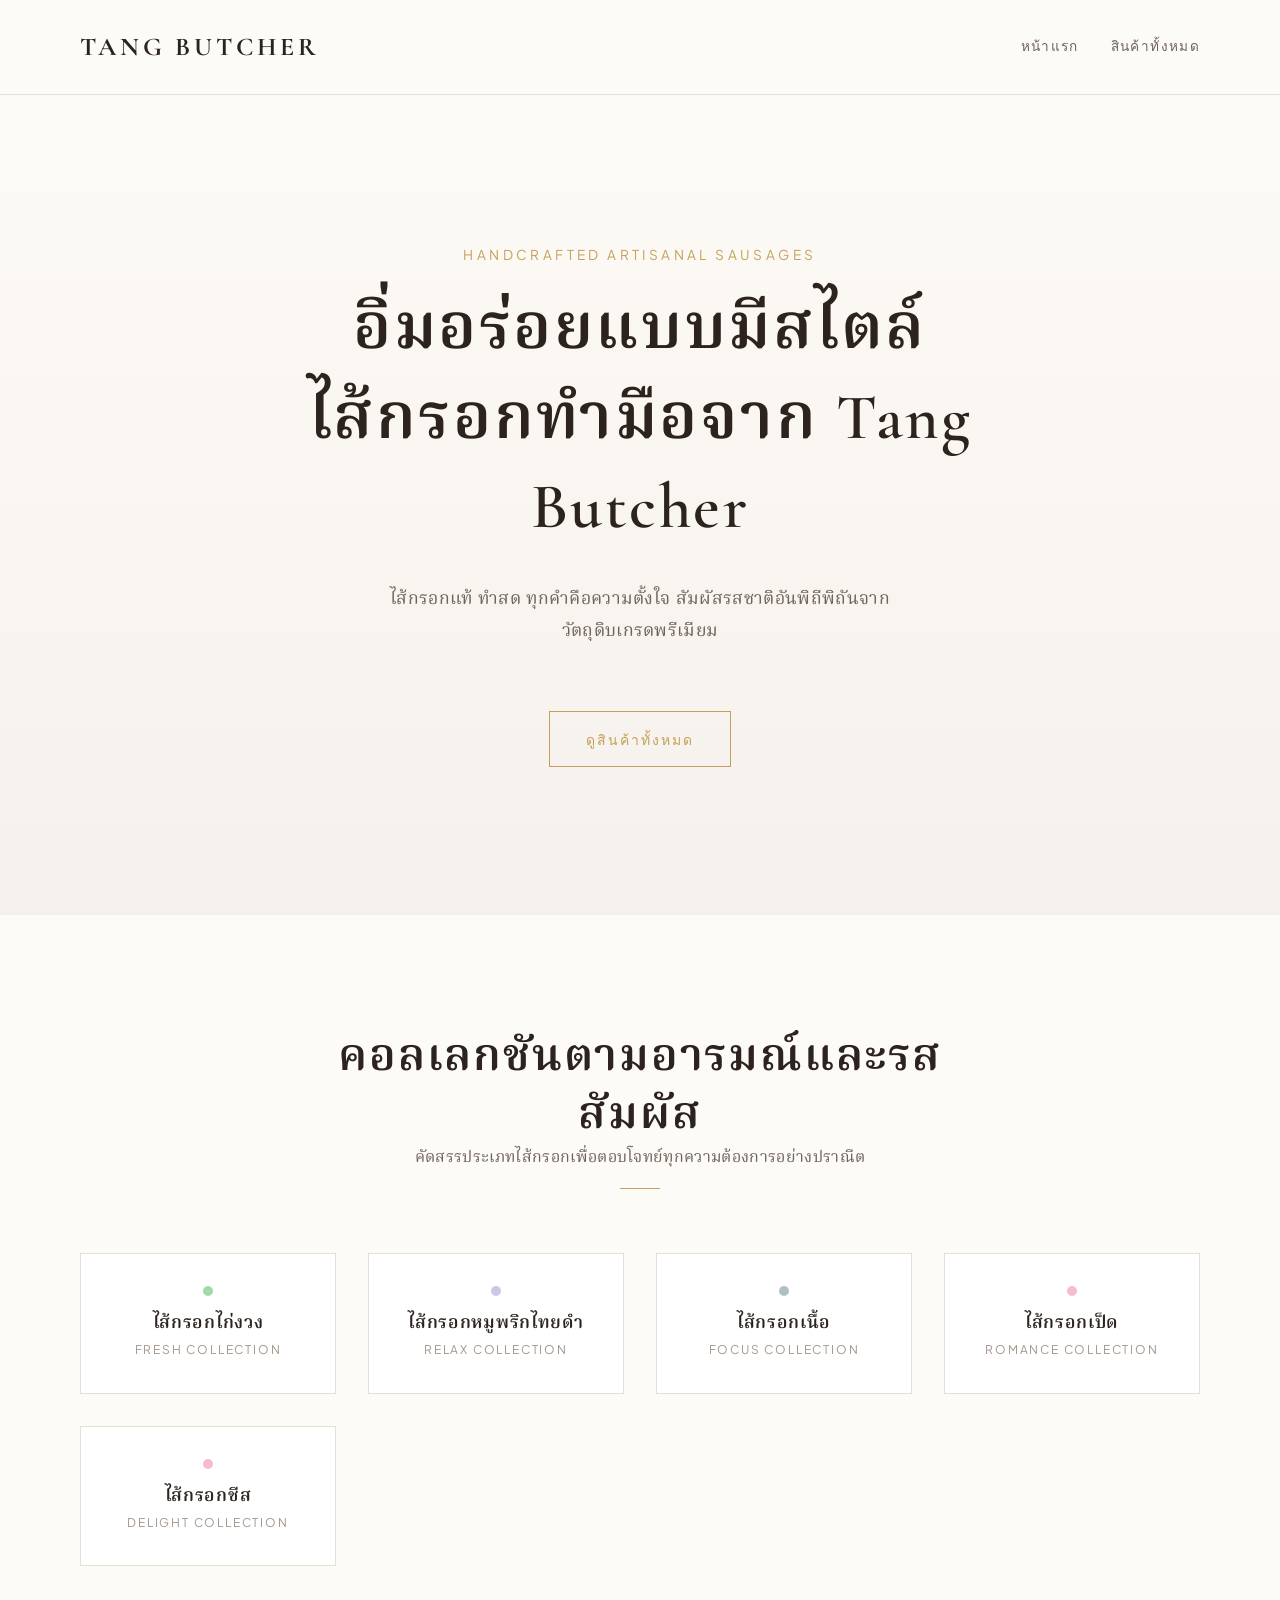
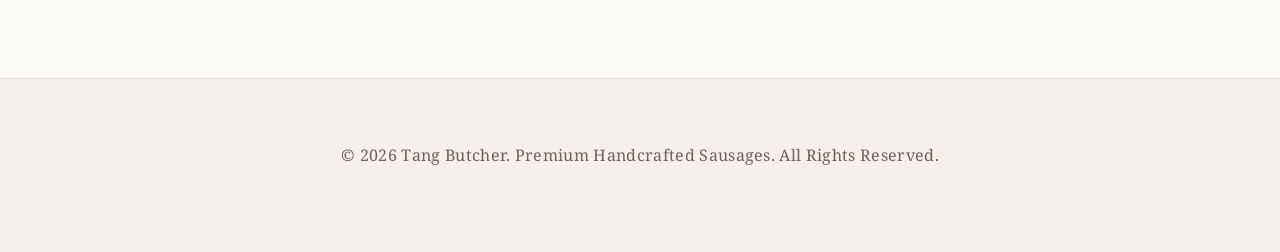
<file: index.html>
<!DOCTYPE html>
<html lang="th">
<head>
  <meta charset="UTF-8">
  <meta name="viewport" content="width=device-width, initial-scale=1.0">
  <title>Tang Butcher | ไส้กรอกทำมือพรีเมียม</title>
  <link rel="stylesheet" href="style.css">
  <style>
    /* สไตล์เพิ่มเติมเฉพาะส่วน Header/Hero และ Category Section ให้สอดคล้องกับธีมหลัก */
    .header-nav {
      padding: 1.5rem 0;
      border-bottom: 1px solid var(--border-color);
      background-color: var(--bg-primary);
      position: sticky;
      top: 0;
      z-index: 100;
    }
    .nav-container {
      display: flex;
      justify-content: space-between;
      align-items: center;
    }
    .brand-logo {
      font-family: var(--font-serif-en);
      font-size: 1.6rem;
      font-weight: 700;
      letter-spacing: 0.15em;
      color: var(--text-main);
      text-transform: uppercase;
    }
    .nav-links {
      display: flex;
      gap: 2rem;
      list-style: none;
    }
    .nav-links a {
      font-family: var(--font-sans);
      font-size: 0.85rem;
      letter-spacing: 0.1em;
      text-transform: uppercase;
      color: var(--text-muted);
    }
    .nav-links a:hover {
      color: var(--accent-gold);
    }

    /* Hero Section */
    .hero {
      min-height: calc(100vh - 80px);
      display: flex;
      align-items: center;
      justify-content: center;
      text-align: center;
      background: linear-gradient(180deg, var(--bg-primary) 0%, var(--bg-secondary) 100%);
      padding: var(--spacing-xl) var(--spacing-sm);
      position: relative;
    }
    .hero-subtitle {
      font-family: var(--font-sans);
      font-size: 0.85rem;
      letter-spacing: 0.25em;
      text-transform: uppercase;
      color: var(--accent-gold);
      margin-bottom: var(--spacing-sm);
    }
    .hero-title {
      max-width: 800px;
      margin: 0 auto var(--spacing-md);
      font-weight: 600;
      line-height: 1.4;
    }
    .hero-description {
      max-width: 550px;
      margin: 0 auto var(--spacing-lg);
      font-size: 1.1rem;
      color: var(--text-muted);
    }

    /* Category Cards Grid */
    .category-grid {
      display: grid;
      grid-template-columns: repeat(auto-fit, minmax(200px, 1fr));
      gap: var(--spacing-md);
      margin-top: var(--spacing-md);
    }
    .category-card {
      background: var(--bg-card);
      border: 1px solid var(--border-color);
      padding: var(--spacing-md) var(--spacing-sm);
      text-align: center;
      transition: var(--transition-smooth);
      display: flex;
      flex-direction: column;
      align-items: center;
      text-decoration: none;
      position: relative;
    }
    .category-card:hover {
      border-color: var(--accent-gold);
      transform: translateY(-4px);
    }
    .category-dot {
      width: 10px;
      height: 10px;
      border-radius: 50%;
      margin-bottom: var(--spacing-sm);
    }
    .category-title {
      font-size: 1.1rem;
      font-weight: 600;
      margin-bottom: 0.25rem;
      color: var(--text-main);
    }
    .category-mood {
      font-family: var(--font-sans);
      font-size: 0.75rem;
      letter-spacing: 0.15em;
      text-transform: uppercase;
      color: var(--text-light);
    }

    /* Footer */
    footer {
      border-top: 1px solid var(--border-color);
      padding: var(--spacing-lg) 0;
      text-align: center;
      background-color: var(--bg-secondary);
      font-size: 0.85rem;
      color: var(--text-muted);
    }
  </style>
</head>
<body>

  <!-- Navigation Bar -->
  <header class="header-nav">
    <div class="container nav-container">
      <a href="index.html" class="brand-logo">Tang Butcher</a>
      <nav>
        <ul class="nav-links">
          <li><a href="index.html">หน้าแรก</a></li>
          <li><a href="product.html">สินค้าทั้งหมด</a></li>
        </ul>
      </nav>
    </div>
  </header>

  <!-- Hero Section -->
  <section class="hero">
    <div class="container">
      <p class="hero-subtitle">Handcrafted Artisanal Sausages</p>
      <h1 class="hero-title">
        อิ่มอร่อยแบบมีสไตล์<br>
        ไส้กรอกทำมือจาก Tang Butcher
      </h1>
      <p class="hero-description">
        ไส้กรอกแท้ ทำสด ทุกคำคือความตั้งใจ สัมผัสรสชาติอันพิถีพิถันจากวัตถุดิบเกรดพรีเมียม
      </p>
      <a href="product.html" class="btn btn-accent">ดูสินค้าทั้งหมด</a>
    </div>
  </section>

  <!-- 5 Types / Mood Section -->
  <section class="section">
    <div class="container">
      <div class="section-header">
        <h2>คอลเลกชันตามอารมณ์และรสสัมผัส</h2>
        <p>คัดสรรประเภทไส้กรอกเพื่อตอบโจทย์ทุกความต้องการอย่างปราณีต</p>
      </div>

      <div class="category-grid">
        <!-- Fresh (ไก่งวง) -->
        <a href="product.html?mood=fresh" class="category-card">
          <span class="category-dot accent-fresh"></span>
          <h3 class="category-title">ไส้กรอกไก่งวง</h3>
          <span class="category-mood">Fresh Collection</span>
        </a>

        <!-- Relax (หมู) -->
        <a href="product.html?mood=relax" class="category-card">
          <span class="category-dot accent-relax"></span>
          <h3 class="category-title">ไส้กรอกหมูพริกไทยดำ</h3>
          <span class="category-mood">Relax Collection</span>
        </a>

        <!-- Focus (เนื้อ) -->
        <a href="product.html?mood=focus" class="category-card">
          <span class="category-dot accent-focus"></span>
          <h3 class="category-title">ไส้กรอกเนื้อ</h3>
          <span class="category-mood">Focus Collection</span>
        </a>

        <!-- Romance (เป็ด) -->
        <a href="product.html?mood=romance" class="category-card">
          <span class="category-dot accent-romance"></span>
          <h3 class="category-title">ไส้กรอกเป็ด</h3>
          <span class="category-mood">Romance Collection</span>
        </a>

        <!-- Cheese -->
        <a href="product.html?type=cheese" class="category-card">
          <span class="category-dot accent-romance"></span>
          <h3 class="category-title">ไส้กรอกชีส</h3>
          <span class="category-mood">Delight Collection</span>
        </a>
      </div>
    </div>
  </section>

  <!-- Footer -->
  <footer>
    <div class="container">
      <p>&copy; 2026 Tang Butcher. Premium Handcrafted Sausages. All Rights Reserved.</p>
    </div>
  </footer>

  <script type="module" src="script.js"></script>
</body>
</html>
</file>
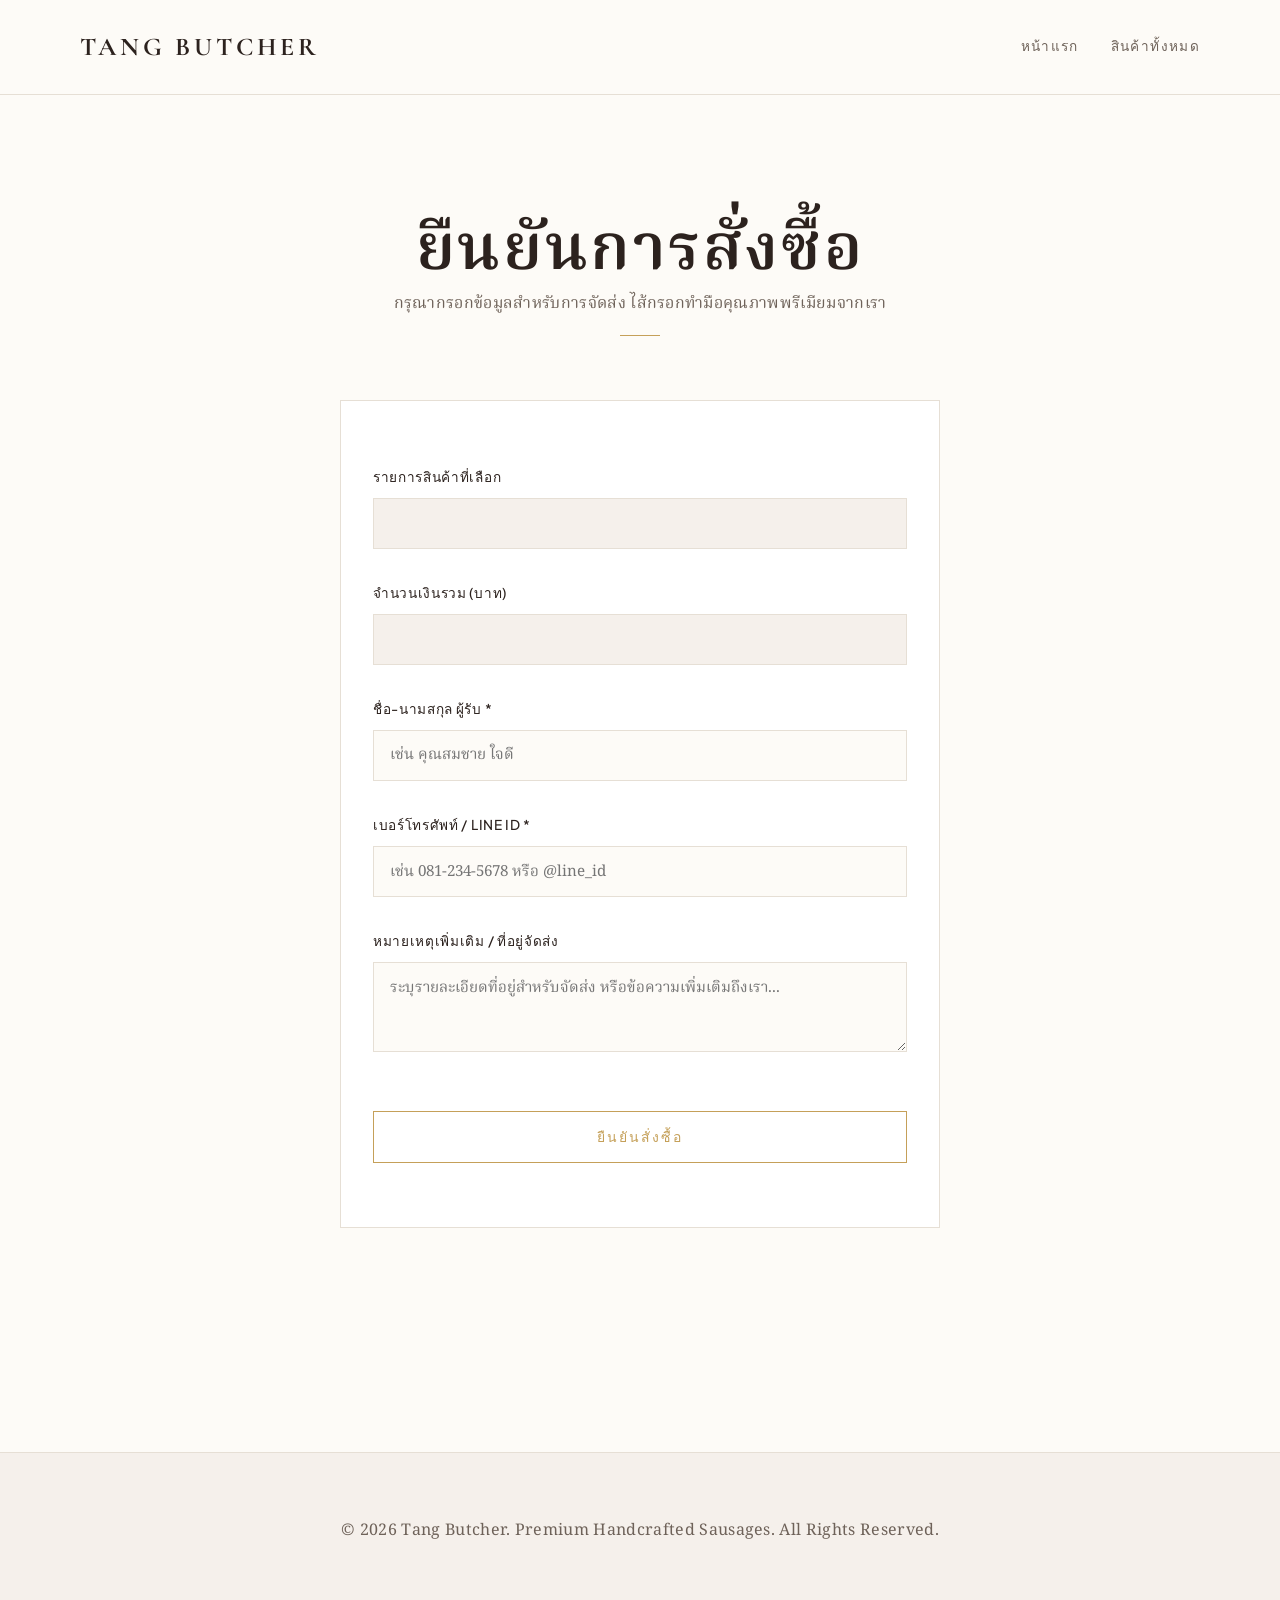
<file: order.html>
<!DOCTYPE html>
<html lang="th">
<head>
  <meta charset="UTF-8">
  <meta name="viewport" content="width=device-width, initial-scale=1.0">
  <title>สั่งซื้อสินค้า | Tang Butcher</title>
  <link rel="stylesheet" href="style.css">
  <style>
    /* Navigation Bar */
    .header-nav {
      padding: 1.5rem 0;
      border-bottom: 1px solid var(--border-color);
      background-color: var(--bg-primary);
      position: sticky;
      top: 0;
      z-index: 100;
    }
    .nav-container {
      display: flex;
      justify-content: space-between;
      align-items: center;
    }
    .brand-logo {
      font-family: var(--font-serif-en);
      font-size: 1.6rem;
      font-weight: 700;
      letter-spacing: 0.15em;
      color: var(--text-main);
      text-transform: uppercase;
    }
    .nav-links {
      display: flex;
      gap: 2rem;
      list-style: none;
    }
    .nav-links a {
      font-family: var(--font-sans);
      font-size: 0.85rem;
      letter-spacing: 0.1em;
      text-transform: uppercase;
      color: var(--text-muted);
    }
    .nav-links a:hover {
      color: var(--accent-gold);
    }

    /* Form Container Styles */
    .order-container {
      max-width: 600px;
      margin: 0 auto;
      background: var(--bg-card);
      border: 1px solid var(--border-color);
      padding: var(--spacing-lg) var(--spacing-md);
    }
    .form-group {
      margin-bottom: var(--spacing-md);
    }
    .form-group label {
      display: block;
      font-family: var(--font-sans);
      font-size: 0.85rem;
      letter-spacing: 0.05em;
      color: var(--text-main);
      margin-bottom: 0.5rem;
      font-weight: 500;
    }
    .form-control {
      width: 100%;
      padding: 0.8rem 1rem;
      font-family: var(--font-serif-th), var(--font-sans);
      font-size: 0.95rem;
      color: var(--text-main);
      background-color: var(--bg-primary);
      border: 1px solid var(--border-color);
      transition: var(--transition-smooth);
      outline: none;
    }
    .form-control:focus {
      border-color: var(--accent-gold);
      background-color: #FFFFFF;
    }
    .form-control[readonly] {
      background-color: var(--bg-secondary);
      color: var(--text-muted);
      cursor: not-allowed;
    }
    textarea.form-control {
      resize: vertical;
      min-height: 90px;
    }

    /* Footer */
    footer {
      border-top: 1px solid var(--border-color);
      padding: var(--spacing-lg) 0;
      text-align: center;
      background-color: var(--bg-secondary);
      font-size: 0.85rem;
      color: var(--text-muted);
      margin-top: var(--spacing-xl);
    }
  </style>
</head>
<body>

  <!-- Navigation Bar -->
  <header class="header-nav">
    <div class="container nav-container">
      <a href="index.html" class="brand-logo">Tang Butcher</a>
      <nav>
        <ul class="nav-links">
          <li><a href="index.html">หน้าแรก</a></li>
          <li><a href="product.html">สินค้าทั้งหมด</a></li>
        </ul>
      </nav>
    </div>
  </header>

  <!-- Order Section -->
  <main class="section">
    <div class="container">
      <div class="section-header">
        <h1>ยืนยันการสั่งซื้อ</h1>
        <p>กรุณากรอกข้อมูลสำหรับการจัดส่ง ไส้กรอกทำมือคุณภาพพรีเมียมจากเรา</p>
      </div>

      <div class="order-container">
        <!-- Form ID & Input IDs ตรงตามที่ script.js เรียกใช้เป๊ะๆ -->
        <form id="orderForm">
          
          <div class="form-group">
            <label for="items">รายการสินค้าที่เลือก</label>
            <input type="text" id="items" class="form-control" readonly required>
          </div>

          <div class="form-group">
            <label for="total">จำนวนเงินรวม (บาท)</label>
            <input type="text" id="total" class="form-control" readonly required>
          </div>

          <div class="form-group">
            <label for="customerName">ชื่อ-นามสกุล ผู้รับ *</label>
            <input type="text" id="customerName" class="form-control" placeholder="เช่น คุณสมชาย ใจดี" required>
          </div>

          <div class="form-group">
            <label for="contact">เบอร์โทรศัพท์ / LINE ID *</label>
            <input type="text" id="contact" class="form-control" placeholder="เช่น 081-234-5678 หรือ @line_id" required>
          </div>

          <div class="form-group">
            <label for="note">หมายเหตุเพิ่มเติม / ที่อยู่จัดส่ง</label>
            <textarea id="note" class="form-control" placeholder="ระบุรายละเอียดที่อยู่สำหรับจัดส่ง หรือข้อความเพิ่มเติมถึงเรา..."></textarea>
          </div>

          <button type="submit" class="btn btn-accent" style="width: 100%; margin-top: var(--spacing-sm);">ยืนยันสั่งซื้อ</button>

        </form>
      </div>
    </div>
  </main>

  <!-- Footer -->
  <footer>
    <div class="container">
      <p>&copy; 2026 Tang Butcher. Premium Handcrafted Sausages. All Rights Reserved.</p>
    </div>
  </footer>

  <script type="module" src="script.js"></script>
</body>
</html>
</file>
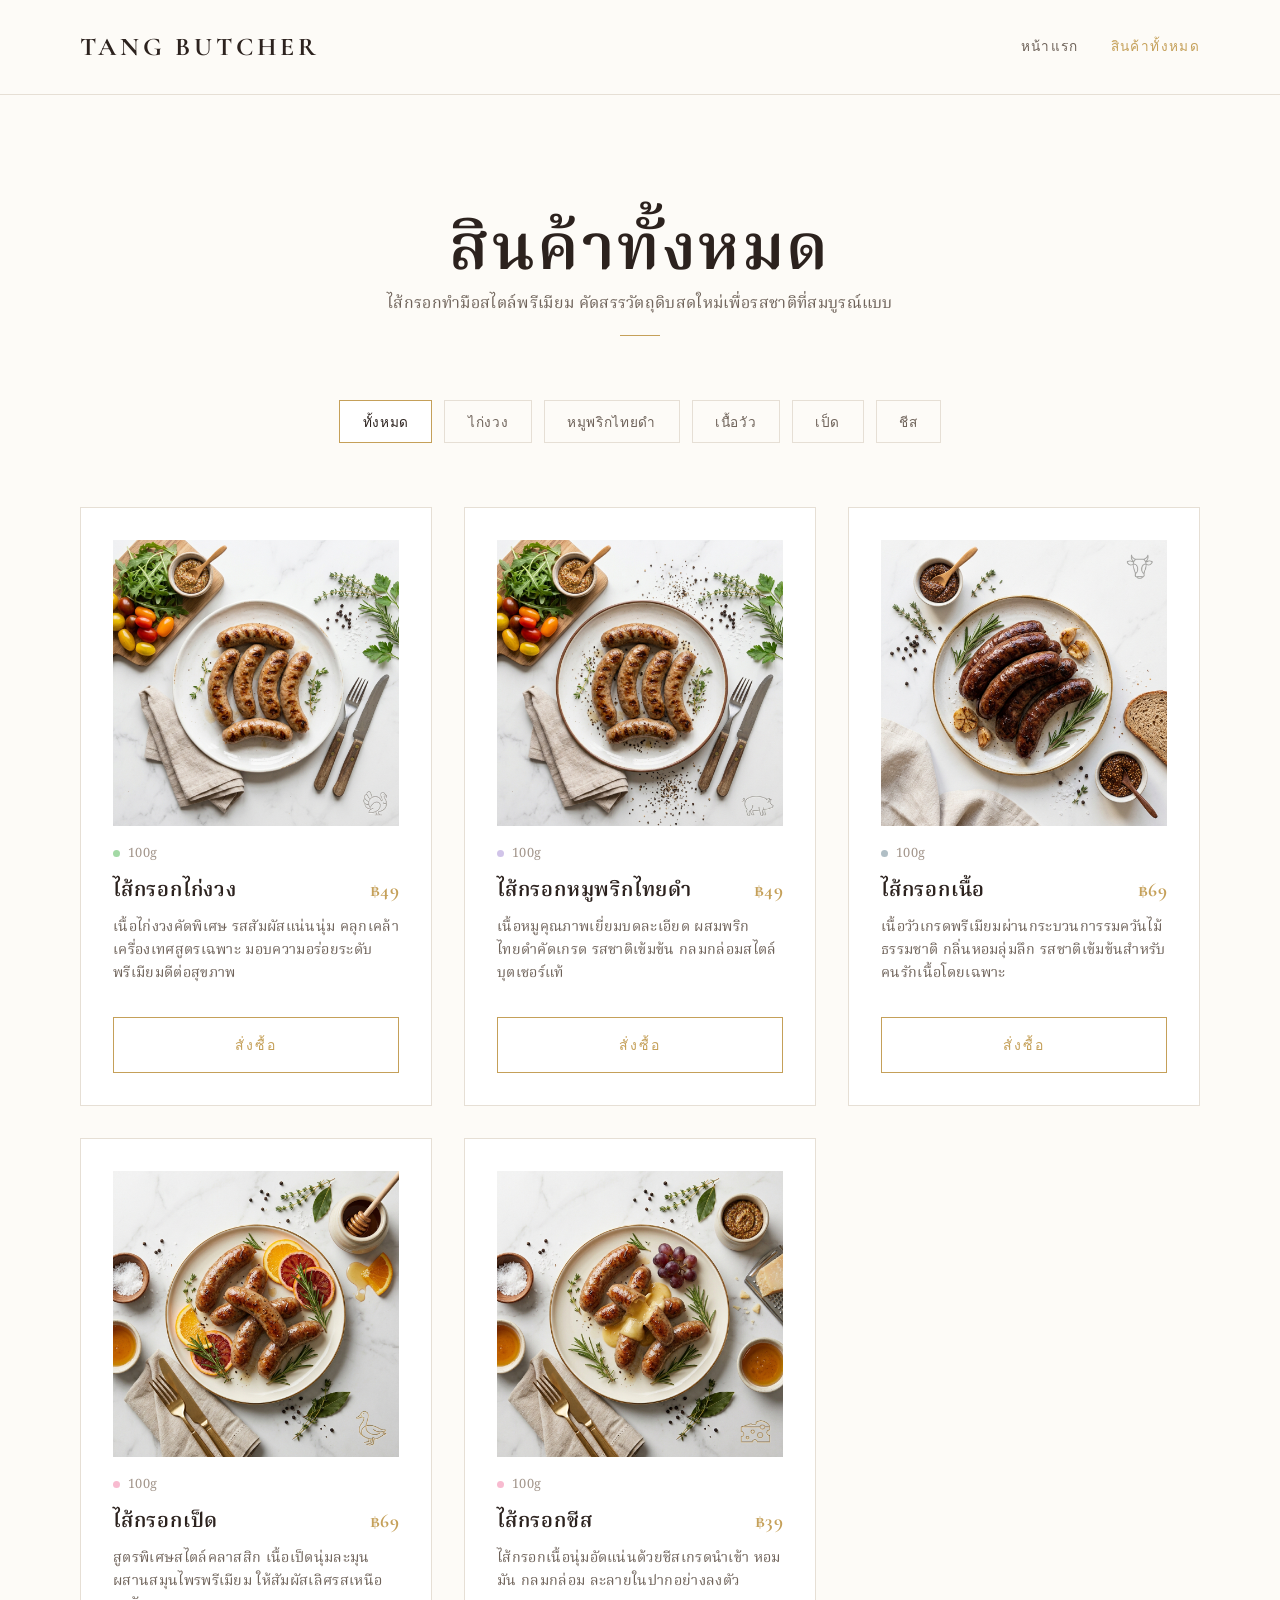
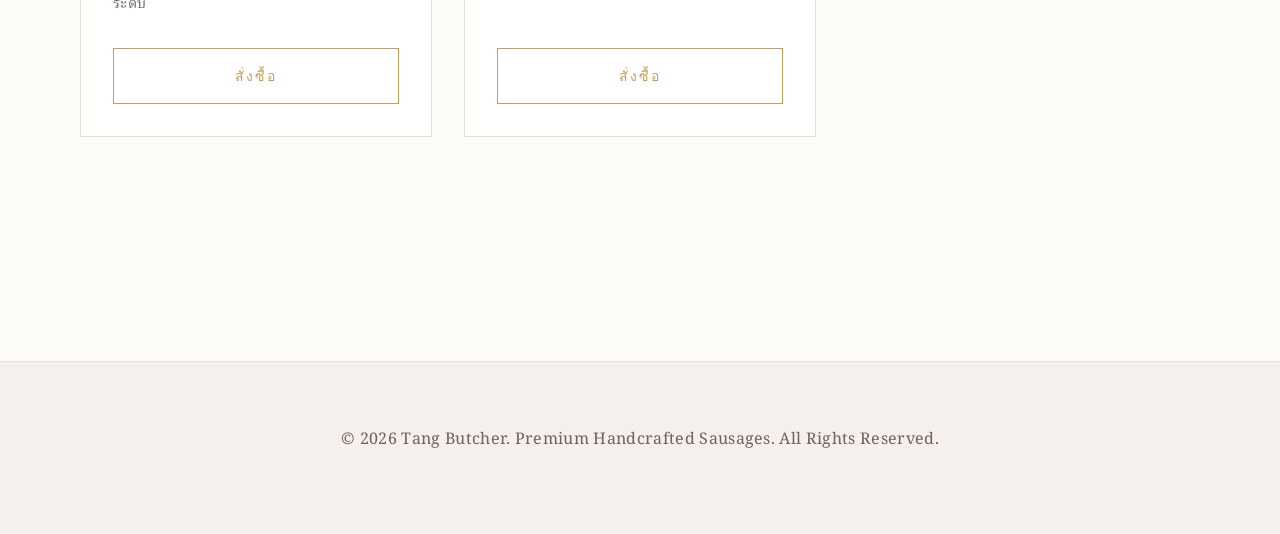
<file: product.html>
<!DOCTYPE html>
<html lang="th">
<head>
  <meta charset="UTF-8">
  <meta name="viewport" content="width=device-width, initial-scale=1.0">
  <title>รายการสินค้าทั้งหมด | Tang Butcher</title>
  <link rel="stylesheet" href="style.css">
  <style>
    /* Header Navigation */
    .header-nav {
      padding: 1.5rem 0;
      border-bottom: 1px solid var(--border-color);
      background-color: var(--bg-primary);
      position: sticky;
      top: 0;
      z-index: 100;
    }
    .nav-container {
      display: flex;
      justify-content: space-between;
      align-items: center;
    }
    .brand-logo {
      font-family: var(--font-serif-en);
      font-size: 1.6rem;
      font-weight: 700;
      letter-spacing: 0.15em;
      color: var(--text-main);
      text-transform: uppercase;
    }
    .nav-links {
      display: flex;
      gap: 2rem;
      list-style: none;
    }
    .nav-links a {
      font-family: var(--font-sans);
      font-size: 0.85rem;
      letter-spacing: 0.1em;
      text-transform: uppercase;
      color: var(--text-muted);
    }
    .nav-links a:hover {
      color: var(--accent-gold);
    }

    /* Filter Bar Component */
    .filter-bar {
      display: flex;
      justify-content: center;
      flex-wrap: wrap;
      gap: 0.75rem;
      margin-bottom: var(--spacing-lg);
    }
    .filter-btn {
      background: transparent;
      border: 1px solid var(--border-color);
      color: var(--text-muted);
      padding: 0.6rem 1.4rem;
      font-family: var(--font-sans);
      font-size: 0.85rem;
      letter-spacing: 0.05em;
      cursor: pointer;
      transition: var(--transition-smooth);
    }
    .filter-btn:hover,
    .filter-btn.active {
      border-color: var(--accent-gold);
      color: var(--text-main);
      background-color: var(--bg-card);
    }

    /* Footer */
    footer {
      border-top: 1px solid var(--border-color);
      padding: var(--spacing-lg) 0;
      text-align: center;
      background-color: var(--bg-secondary);
      font-size: 0.85rem;
      color: var(--text-muted);
      margin-top: var(--spacing-xl);
    }
  </style>
</head>
<body>

  <!-- Navigation Bar -->
  <header class="header-nav">
    <div class="container nav-container">
      <a href="index.html" class="brand-logo">Tang Butcher</a>
      <nav>
        <ul class="nav-links">
          <li><a href="index.html">หน้าแรก</a></li>
          <li><a href="product.html" style="color: var(--accent-gold);">สินค้าทั้งหมด</a></li>
        </ul>
      </nav>
    </div>
  </header>

  <!-- Main Product Section -->
  <main class="section">
    <div class="container">
      
      <!-- Section Header -->
      <div class="section-header">
        <h1>สินค้าทั้งหมด</h1>
        <p>ไส้กรอกทำมือสไตล์พรีเมียม คัดสรรวัตถุดิบสดใหม่เพื่อรสชาติที่สมบูรณ์แบบ</p>
      </div>

      <!-- Filter Bar (ตรงตาม ID ที่ script.js เรียกใช้) -->
      <div id="filter-bar" class="filter-bar">
        <button class="filter-btn active" data-type="all">ทั้งหมด</button>
        <button class="filter-btn" data-type="chicken">ไก่งวง</button>
        <button class="filter-btn" data-type="pork">หมูพริกไทยดำ</button>
        <button class="filter-btn" data-type="beef">เนื้อวัว</button>
        <button class="filter-btn" data-type="duck">เป็ด</button>
        <button class="filter-btn" data-type="cheese">ชีส</button>
      </div>

      <!-- Product List Container (ตรงตาม ID ที่ script.js เรียกใช้) -->
      <div id="product-list" class="product-grid">
        <!-- Render โดย script.js จาก products.json -->
      </div>

    </div>
  </main>

  <!-- Footer -->
  <footer>
    <div class="container">
      <p>&copy; 2026 Tang Butcher. Premium Handcrafted Sausages. All Rights Reserved.</p>
    </div>
  </footer>

  <!-- Script File -->
  <script type="module" src="script.js"></script>
</body>
</html>
</file>
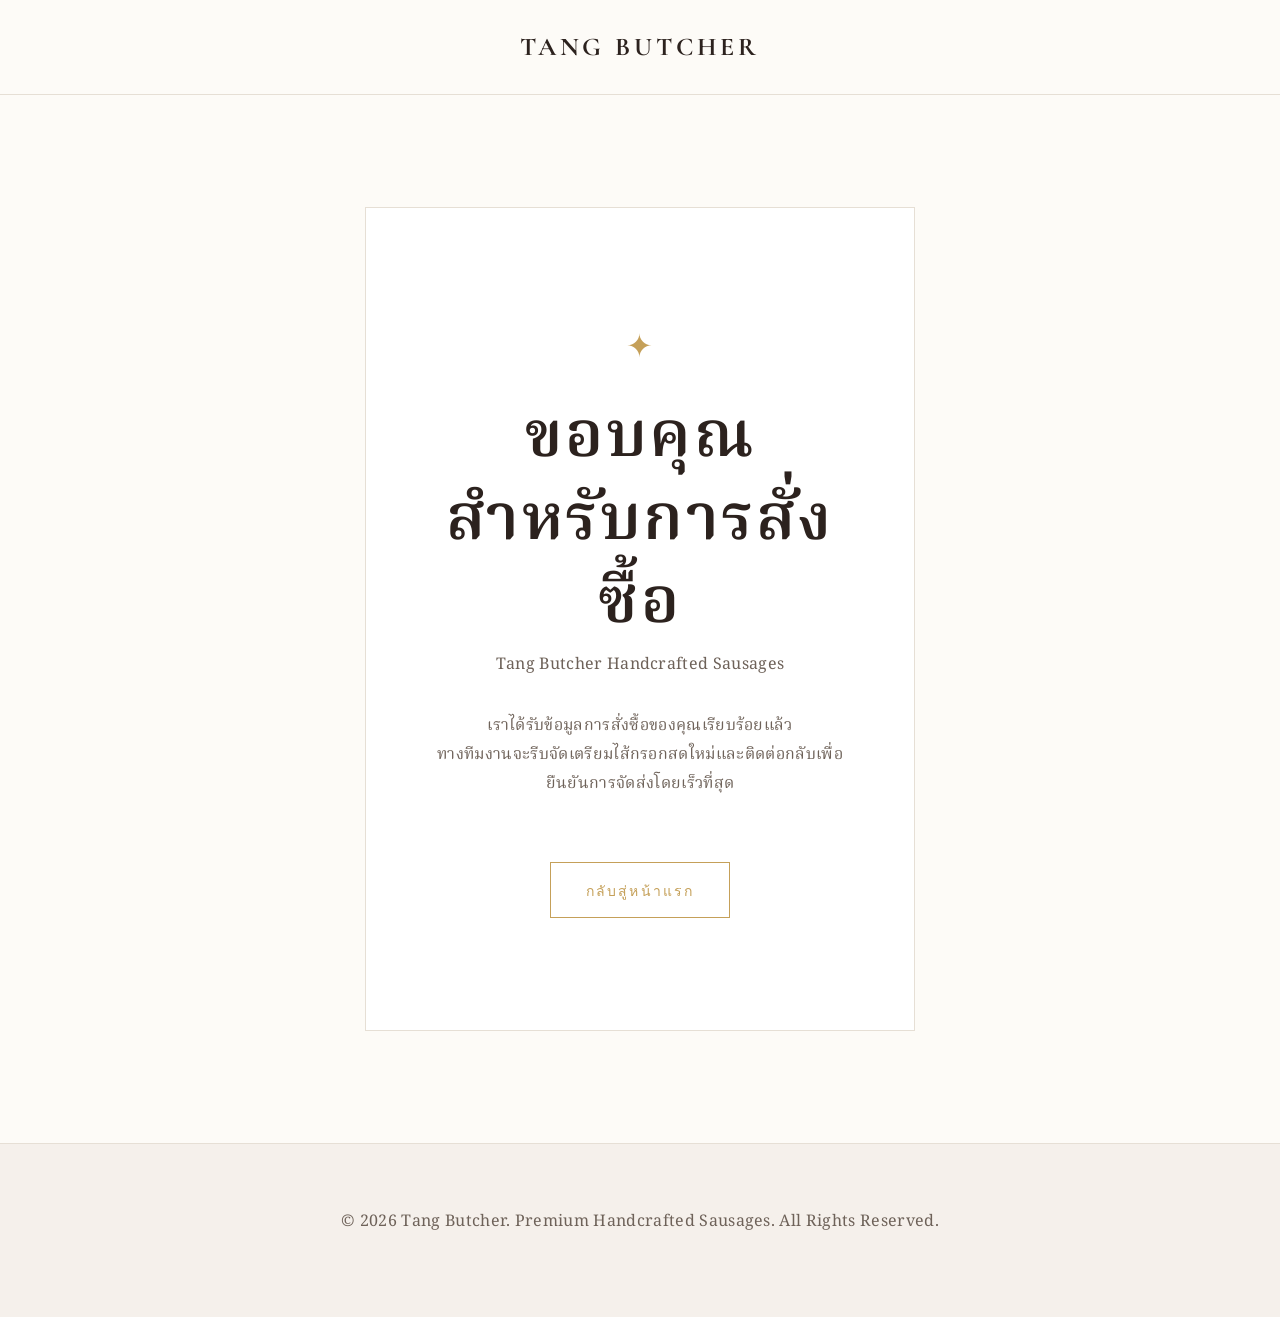
<file: thankyou.html>
<!DOCTYPE html>
<html lang="th">
<head>
  <meta charset="UTF-8">
  <meta name="viewport" content="width=device-width, initial-scale=1.0">
  <title>ขอบคุณสำหรับการสั่งซื้อ | Tang Butcher</title>
  <link rel="stylesheet" href="style.css">
  <style>
    /* Navigation Bar */
    .header-nav {
      padding: 1.5rem 0;
      border-bottom: 1px solid var(--border-color);
      background-color: var(--bg-primary);
    }
    .nav-container {
      display: flex;
      justify-content: center;
      align-items: center;
    }
    .brand-logo {
      font-family: var(--font-serif-en);
      font-size: 1.6rem;
      font-weight: 700;
      letter-spacing: 0.15em;
      color: var(--text-main);
      text-transform: uppercase;
    }

    /* Thank You Section */
    .thankyou-wrapper {
      min-height: 60vh;
      display: flex;
      flex-direction: column;
      align-items: center;
      justify-content: center;
      text-align: center;
      padding: var(--spacing-xl) var(--spacing-sm);
    }
    .thankyou-card {
      background: var(--bg-card);
      border: 1px solid var(--border-color);
      padding: var(--spacing-xl) var(--spacing-lg);
      max-width: 550px;
      width: 100%;
    }
    .thankyou-icon {
      font-size: 2rem;
      color: var(--accent-gold);
      margin-bottom: var(--spacing-sm);
    }

    /* Footer */
    footer {
      border-top: 1px solid var(--border-color);
      padding: var(--spacing-lg) 0;
      text-align: center;
      background-color: var(--bg-secondary);
      font-size: 0.85rem;
      color: var(--text-muted);
    }
  </style>
</head>
<body>

  <!-- Navigation Bar -->
  <header class="header-nav">
    <div class="container nav-container">
      <a href="index.html" class="brand-logo">Tang Butcher</a>
    </div>
  </header>

  <!-- Thank You Content -->
  <main class="thankyou-wrapper">
    <div class="container" style="display: flex; justify-content: center;">
      <div class="thankyou-card">
        <div class="thankyou-icon">✦</div>
        <h1 style="margin-bottom: var(--spacing-xs);">ขอบคุณสำหรับการสั่งซื้อ</h1>
        <p class="hero-subtitle" style="margin-bottom: var(--spacing-md);">Tang Butcher Handcrafted Sausages</p>
        <p style="margin-bottom: var(--spacing-lg);">
          เราได้รับข้อมูลการสั่งซื้อของคุณเรียบร้อยแล้ว<br>
          ทางทีมงานจะรีบจัดเตรียมไส้กรอกสดใหม่และติดต่อกลับเพื่อยืนยันการจัดส่งโดยเร็วที่สุด
        </p>
        <a href="index.html" class="btn btn-accent">กลับสู่หน้าแรก</a>
      </div>
    </div>
  </main>

  <!-- Footer -->
  <footer>
    <div class="container">
      <p>&copy; 2026 Tang Butcher. Premium Handcrafted Sausages. All Rights Reserved.</p>
    </div>
  </footer>

 <script type="module" src="script.js"></script>
</body>
</html>
</file>
<file: style.css>
/* ==========================================================================
   Tang Butcher - Premium Landing Page Stylesheet
   ========================================================================== */

/* 1. Imports & CSS Variables */
@import url('https://fonts.googleapis.com/css2?family=Cormorant+Garamond:ital,wght@0,400;0,600;0,700;1,400&family=Noto+Serif+Thai:wght@300;400;500;600&family=Plus+Jakarta+Sans:wght@300;400;500;600&display=swap');

:root {
  /* Color Palette - Premium Warm Neutral */
  --bg-primary: #FDFBF7;        /* สีครีมอ่อน สบายตา */
  --bg-secondary: #F5F0EB;      /* สีครีมอุ่น สำหรับส่วนสลับชั้น */
  --bg-card: #FFFFFF;           /* สีขาวบริสุทธิ์การ์ด */
  
  --text-main: #2C221E;         /* สีน้ำตาลเข้มเกือบดำ สำหรับข้อความหลัก */
  --text-muted: #6E6259;        /* สีน้ำตาลเทา สำหรับข้อความรอง */
  --text-light: #A3968C;        /* สีน้ำตาลอ่อน สำหรับคำบรรยายเล็ก */

  --accent-gold: #C5A059;       /* สีทองบรอนซ์เน้นความหรูหรา */
  --accent-gold-hover: #A8833D; /* สีทองเข้มเมื่อ hover */
  --border-color: #E6DFD5;      /* เส้นขอบสีน้ำตาลครีมบางนุ่มตา */
  --border-dark: #2C221E;       /* เส้นขอบสีเข้มสำหรับปุ่มประณีต */

  /* Type Accent Colors (สัมผัสเบาๆ แค่จุดเล็ก/เส้นใต้อักษร) */
  --accent-fresh: #A3D9A5;      /* Fresh (ไก่) - เขียวมิ้นต์อ่อน */
  --accent-relax: #D1C4E9;      /* Relax (หมู) - ม่วงลาเวนเดอร์อ่อน */
  --accent-focus: #B0BEC5;      /* Focus (เนื้อ) - ฟ้าเทาอ่อน */
  --accent-romance: #F8BBD0;    /* Romance (เป็ด/ชีส) - ชมพูพีชอ่อน */

  /* Typography */
  --font-serif-en: 'Cormorant Garamond', Georgia, serif;
  --font-serif-th: 'Noto Serif Thai', serif;
  --font-sans: 'Plus Jakarta Sans', sans-serif;

  /* Spacing System (เว้นระยะโปร่งสบาย) */
  --spacing-xs: 0.5rem;
  --spacing-sm: 1rem;
  --spacing-md: 2rem;
  --spacing-lg: 4rem;
  --spacing-xl: 7rem;

  /* Layout */
  --max-width: 1200px;
  --transition-smooth: all 0.4s cubic-bezier(0.16, 1, 0.3, 1);
}

/* 2. Base & Reset */
*, *::before, *::after {
  box-sizing: border-box;
  margin: 0;
  padding: 0;
}

html {
  font-size: 16px;
  scroll-behavior: smooth;
}

body {
  background-color: var(--bg-primary);
  color: var(--text-main);
  font-family: var(--font-serif-th), var(--font-sans);
  font-weight: 400;
  line-height: 1.8;
  letter-spacing: 0.02em;
  -webkit-font-smoothing: antialiased;
}

/* 3. Typography */
h1, h2, h3, h4, .brand-title {
  font-family: var(--font-serif-en), var(--font-serif-th);
  font-weight: 600;
  color: var(--text-main);
  line-height: 1.3;
  letter-spacing: 0.04em;
}

h1 {
  font-size: clamp(2.5rem, 5vw, 4.2rem);
}

h2 {
  font-size: clamp(1.8rem, 3.5vw, 2.8rem);
}

h3 {
  font-size: clamp(1.3rem, 2vw, 1.8rem);
}

p {
  color: var(--text-muted);
  font-size: 1rem;
  margin-bottom: 1rem;
}

a {
  color: inherit;
  text-decoration: none;
  transition: var(--transition-smooth);
}

/* 4. Layout & Spacing */
.container {
  width: 90%;
  max-width: var(--max-width);
  margin: 0 auto;
  padding: 0 var(--spacing-sm);
}

.section {
  padding: var(--spacing-xl) 0;
}

.section-header {
  text-align: center;
  max-width: 650px;
  margin: 0 auto var(--spacing-lg);
  position: relative;
}

/* เส้นตกแต่งสีทองใต้หัวข้อ */
.section-header::after {
  content: '';
  display: block;
  width: 40px;
  height: 1px;
  background-color: var(--accent-gold);
  margin: var(--spacing-sm) auto 0;
}

/* 5. Buttons & Elements (เน้นเส้นบาง เรียบหรู) */
.btn {
  display: inline-block;
  padding: 0.9rem 2.2rem;
  font-family: var(--font-sans);
  font-size: 0.875rem;
  font-weight: 500;
  letter-spacing: 0.15em;
  text-transform: uppercase;
  border: 1px solid var(--border-dark);
  background: transparent;
  color: var(--text-main);
  cursor: pointer;
  transition: var(--transition-smooth);
  position: relative;
}

.btn:hover {
  background-color: var(--text-main);
  color: var(--bg-primary);
}

.btn-accent {
  border-color: var(--accent-gold);
  color: var(--accent-gold);
}

.btn-accent:hover {
  background-color: var(--accent-gold);
  color: #FFFFFF;
}

/* 6. Product Card Component */
.product-grid {
  display: grid;
  grid-template-columns: repeat(auto-fill, minmax(280px, 1fr));
  gap: var(--spacing-md);
}

.product-card {
  background-color: var(--bg-card);
  border: 1px solid var(--border-color);
  padding: var(--spacing-md);
  transition: var(--transition-smooth);
  display: flex;
  flex-direction: column;
  position: relative;
}

.product-card:hover {
  border-color: var(--accent-gold);
  transform: translateY(-4px);
  box-shadow: 0 12px 30px rgba(44, 34, 30, 0.04);
}

/* กรอบรูปภาพสินค้า */
.product-image-wrapper {
  width: 100%;
  aspect-ratio: 1 / 1;
  overflow: hidden;
  background-color: var(--bg-secondary);
  margin-bottom: var(--spacing-sm);
  position: relative;
}

.product-image-wrapper img {
  width: 100%;
  height: 100%;
  object-fit: cover;
  transition: var(--transition-smooth);
}

.product-card:hover .product-image-wrapper img {
  transform: scale(1.04);
}

/* ข้อมูลสินค้า */
.product-info {
  display: flex;
  flex-direction: column;
  flex-grow: 1;
}

.product-header {
  display: flex;
  justify-content: space-between;
  align-items: baseline;
  margin-bottom: var(--spacing-xs);
}

.product-title {
  font-size: 1.25rem;
  font-weight: 600;
}

.product-price {
  font-family: var(--font-serif-en);
  font-size: 1.2rem;
  color: var(--accent-gold);
  font-weight: 700;
}

.product-meta {
  font-size: 0.8rem;
  color: var(--text-light);
  margin-bottom: var(--spacing-xs);
  display: flex;
  align-items: center;
  gap: 8px;
}

.product-desc {
  font-size: 0.9rem;
  line-height: 1.6;
  margin-bottom: var(--spacing-md);
  flex-grow: 1;
}

/* 7. Type Accent Dot & Subtle Tags (จุดสีแตะเบาๆ) */
.type-dot {
  display: inline-block;
  width: 7px;
  height: 7px;
  border-radius: 50%;
}

.product-card[data-type="chicken"] .type-dot,
.accent-fresh {
  background-color: var(--accent-fresh);
}

.product-card[data-type="pork"] .type-dot,
.accent-relax {
  background-color: var(--accent-relax);
}

.product-card[data-type="beef"] .type-dot,
.accent-focus {
  background-color: var(--accent-focus);
}

.product-card[data-type="duck"] .type-dot,
.product-card[data-type="cheese"] .type-dot,
.accent-romance {
  background-color: var(--accent-romance);
}

/* เส้นขีดเล็กๆ ด้านใต้การ์ดเมื่อ hover สำหรับแยกประเภท */
.product-card::before {
  content: '';
  position: absolute;
  top: 0;
  left: 0;
  width: 0%;
  height: 2px;
  transition: var(--transition-smooth);
}

.product-card[data-type="chicken"]:hover::before { background-color: var(--accent-fresh); width: 100%; }
.product-card[data-type="pork"]:hover::before { background-color: var(--accent-relax); width: 100%; }
.product-card[data-type="beef"]:hover::before { background-color: var(--accent-focus); width: 100%; }
.product-card[data-type="duck"]:hover::before,
.product-card[data-type="cheese"]:hover::before { background-color: var(--accent-romance); width: 100%; }

/* 8. Responsive Adjustments */
@media (max-width: 768px) {
  :root {
    --spacing-lg: 2.5rem;
    --spacing-xl: 4rem;
  }

  .container {
    width: 92%;
  }

  .product-grid {
    grid-template-columns: 1fr;
    gap: var(--spacing-sm);
  }

  .btn {
    width: 100%;
    text-align: center;
  }
}
</file>
